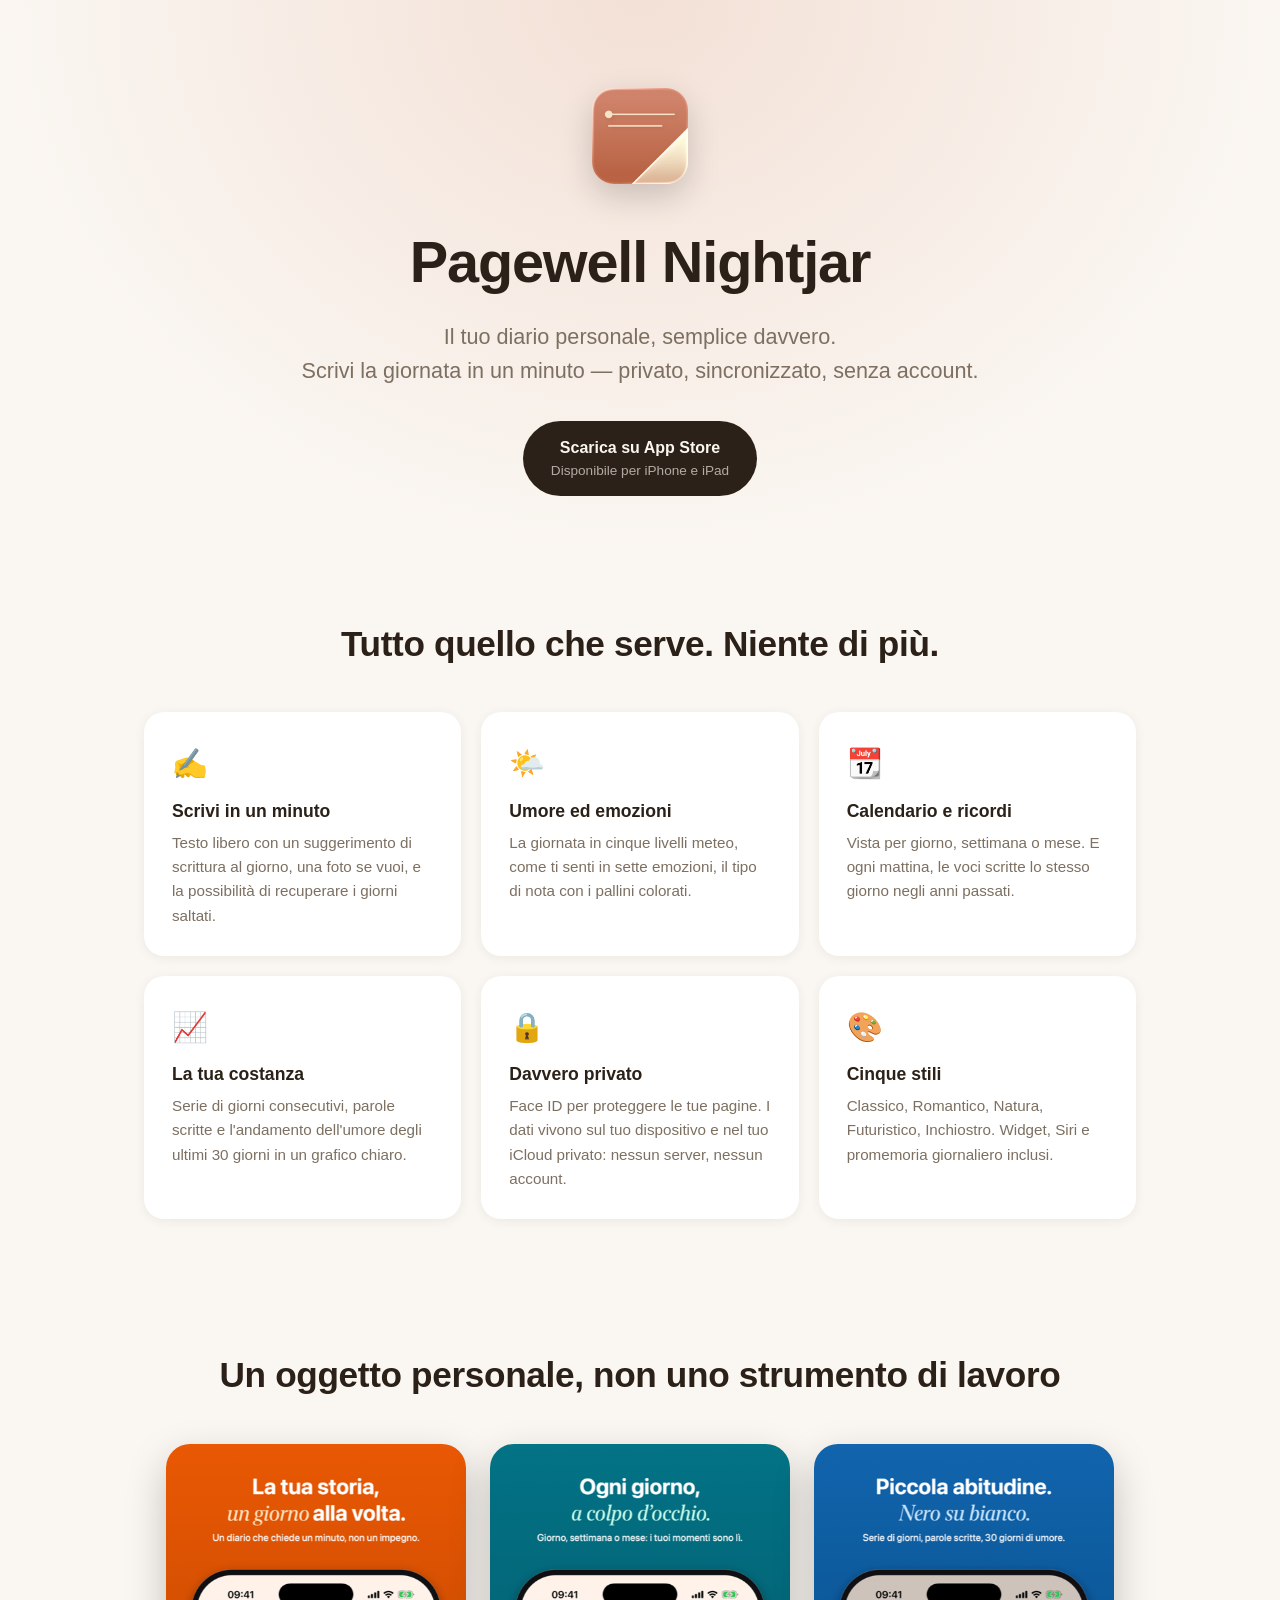
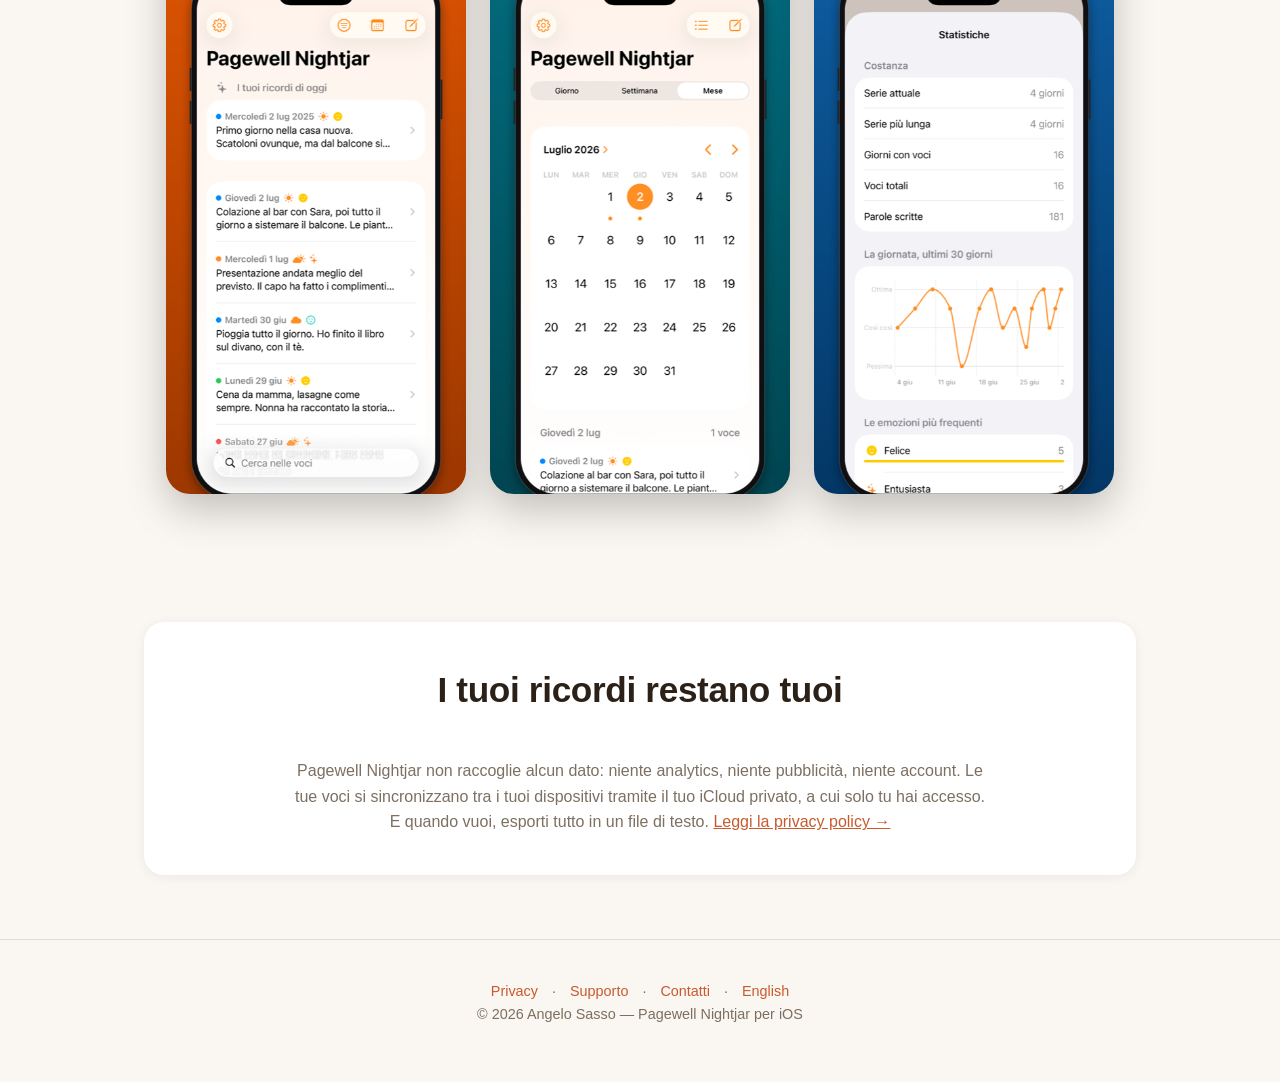
<file: index.html>
<!DOCTYPE html>
<html lang="it">
<head>
  <meta charset="utf-8">
  <meta name="viewport" content="width=device-width, initial-scale=1">
  <title>Pagewell Nightjar — il tuo diario personale, semplice davvero</title>
  <meta name="description" content="Pagewell Nightjar è il diario personale minimale per iPhone e iPad: scrivi la giornata in un minuto, con umore, emozioni e foto. Privato, sincronizzato con iCloud, senza account.">
  <meta property="og:title" content="Pagewell Nightjar — journaling semplice">
  <meta property="og:description" content="Scrivi, ricorda, stai meglio. Il diario minimale per iPhone e iPad.">
  <meta property="og:image" content="assets/01-diario.png">
  <link rel="icon" href="assets/icon.png">
  <link rel="apple-touch-icon" href="assets/icon.png">
  <link rel="stylesheet" href="style.css">
</head>
<body>

<header>
  <div class="wrap">
    <img class="icon" src="assets/icon.png" alt="Icona di Pagewell Nightjar">
    <h1>Pagewell Nightjar</h1>
    <p class="tagline">Il tuo diario personale, semplice davvero.<br>Scrivi la giornata in un minuto — privato, sincronizzato, senza account.</p>
    <a class="badge" href="https://apps.apple.com/us/app/pagewell-nightjar/id6786780512" aria-label="Scarica Pagewell Nightjar dall'App Store">
      Scarica su App Store
      <span>Disponibile per iPhone e iPad</span>
    </a>
  </div>
</header>

<section>
  <div class="wrap">
    <h2>Tutto quello che serve. Niente di più.</h2>
    <div class="features">
      <div class="feature">
        <div class="emoji">✍️</div>
        <h3>Scrivi in un minuto</h3>
        <p>Testo libero con un suggerimento di scrittura al giorno, una foto se vuoi, e la possibilità di recuperare i giorni saltati.</p>
      </div>
      <div class="feature">
        <div class="emoji">🌤️</div>
        <h3>Umore ed emozioni</h3>
        <p>La giornata in cinque livelli meteo, come ti senti in sette emozioni, il tipo di nota con i pallini colorati.</p>
      </div>
      <div class="feature">
        <div class="emoji">📆</div>
        <h3>Calendario e ricordi</h3>
        <p>Vista per giorno, settimana o mese. E ogni mattina, le voci scritte lo stesso giorno negli anni passati.</p>
      </div>
      <div class="feature">
        <div class="emoji">📈</div>
        <h3>La tua costanza</h3>
        <p>Serie di giorni consecutivi, parole scritte e l'andamento dell'umore degli ultimi 30 giorni in un grafico chiaro.</p>
      </div>
      <div class="feature">
        <div class="emoji">🔒</div>
        <h3>Davvero privato</h3>
        <p>Face ID per proteggere le tue pagine. I dati vivono sul tuo dispositivo e nel tuo iCloud privato: nessun server, nessun account.</p>
      </div>
      <div class="feature">
        <div class="emoji">🎨</div>
        <h3>Cinque stili</h3>
        <p>Classico, Romantico, Natura, Futuristico, Inchiostro. Widget, Siri e promemoria giornaliero inclusi.</p>
      </div>
    </div>
  </div>
</section>

<section>
  <div class="wrap">
    <h2>Un oggetto personale, non uno strumento di lavoro</h2>
    <div class="shots">
      <img src="assets/01-diario.png" alt="La schermata principale di Pagewell Nightjar con l'elenco delle voci" loading="lazy">
      <img src="assets/02-calendario.png" alt="La vista calendario mensile di Pagewell Nightjar" loading="lazy">
      <img src="assets/04-statistiche.png" alt="Le statistiche di Pagewell Nightjar con l'andamento dell'umore" loading="lazy">
    </div>
  </div>
</section>

<section>
  <div class="wrap">
    <div class="privacy-callout">
      <h2>I tuoi ricordi restano tuoi</h2>
      <p>Pagewell Nightjar non raccoglie alcun dato: niente analytics, niente pubblicità, niente account. Le tue voci si sincronizzano tra i tuoi dispositivi tramite il tuo iCloud privato, a cui solo tu hai accesso. E quando vuoi, esporti tutto in un file di testo. <a href="privacy.html">Leggi la privacy policy →</a></p>
    </div>
  </div>
</section>

<footer>
  <div class="wrap">
    <p>
      <a href="privacy.html">Privacy</a> ·
      <a href="support.html">Supporto</a> ·
      <a href="mailto:support@simplebuild.it">Contatti</a> ·
      <a href="en/index.html">English</a>
    </p>
    <p>© 2026 Angelo Sasso — Pagewell Nightjar per iOS</p>
  </div>
</footer>

</body>
</html>
</file>
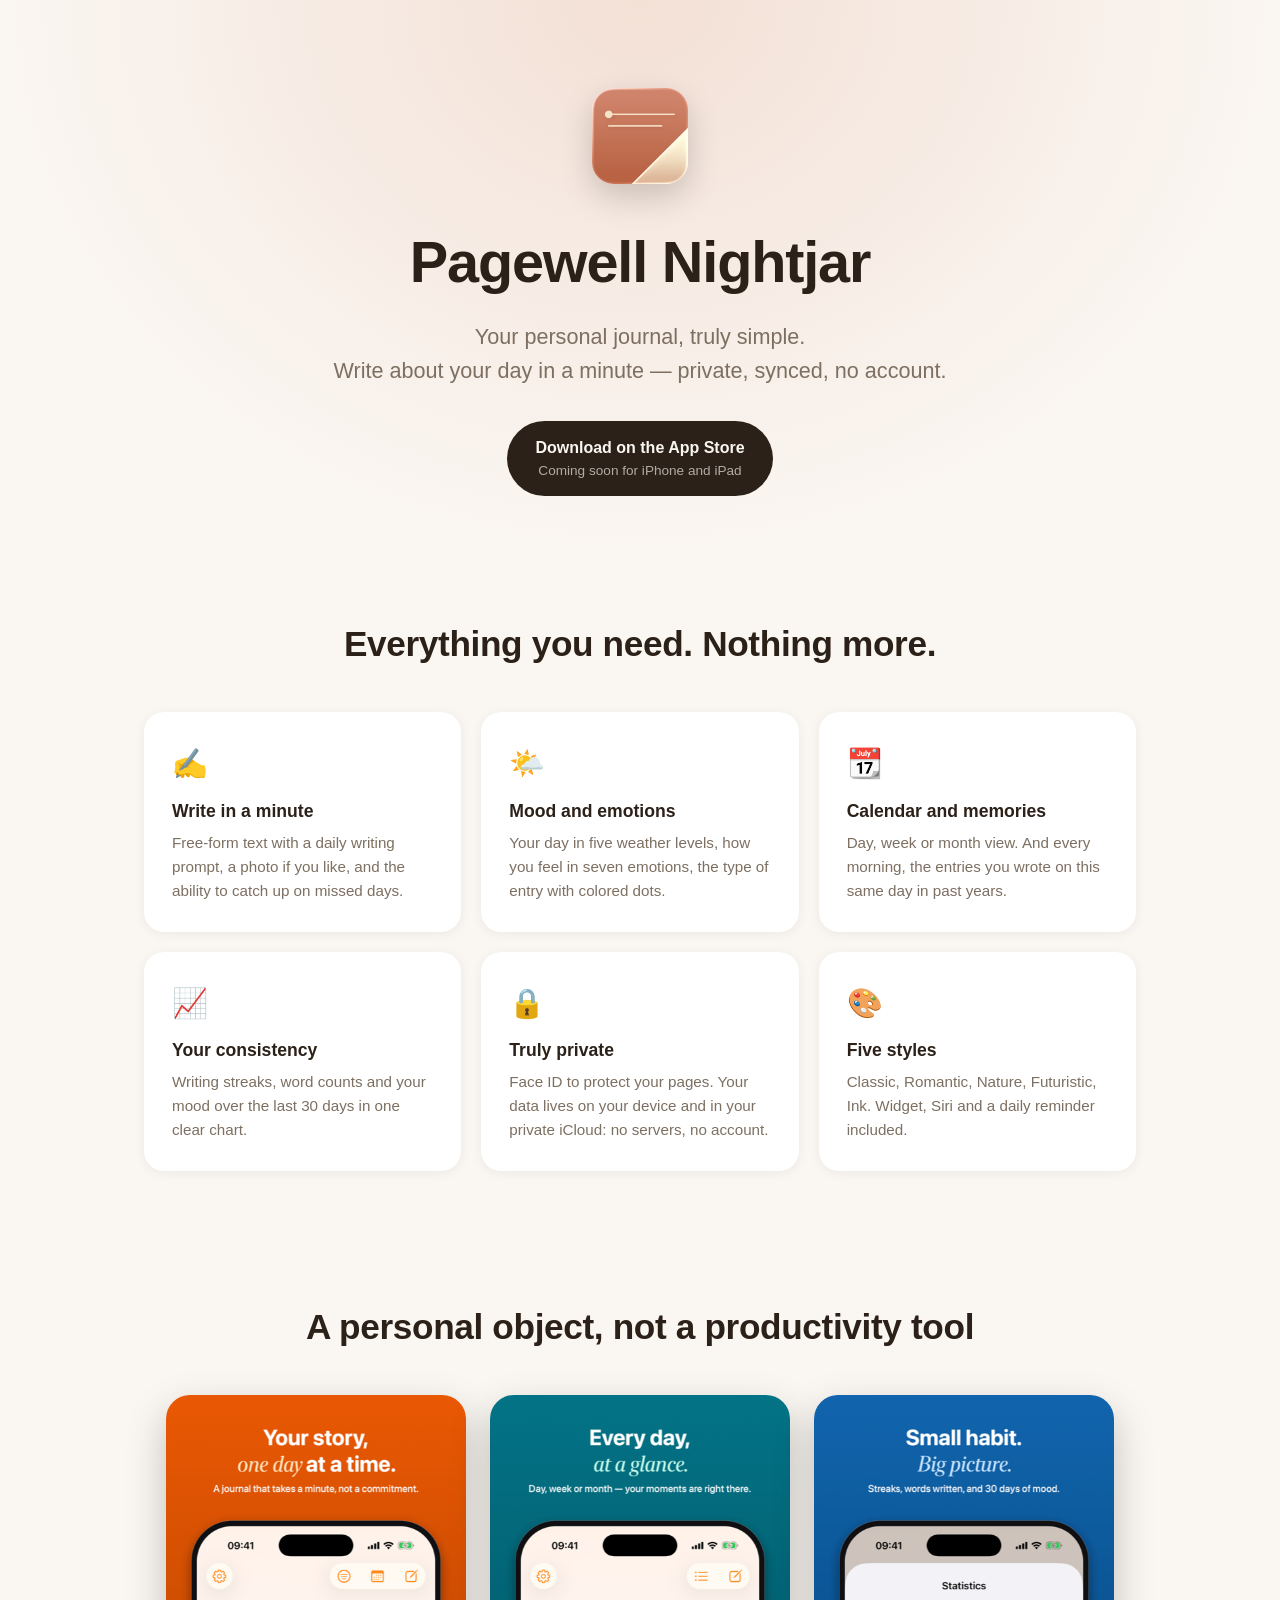
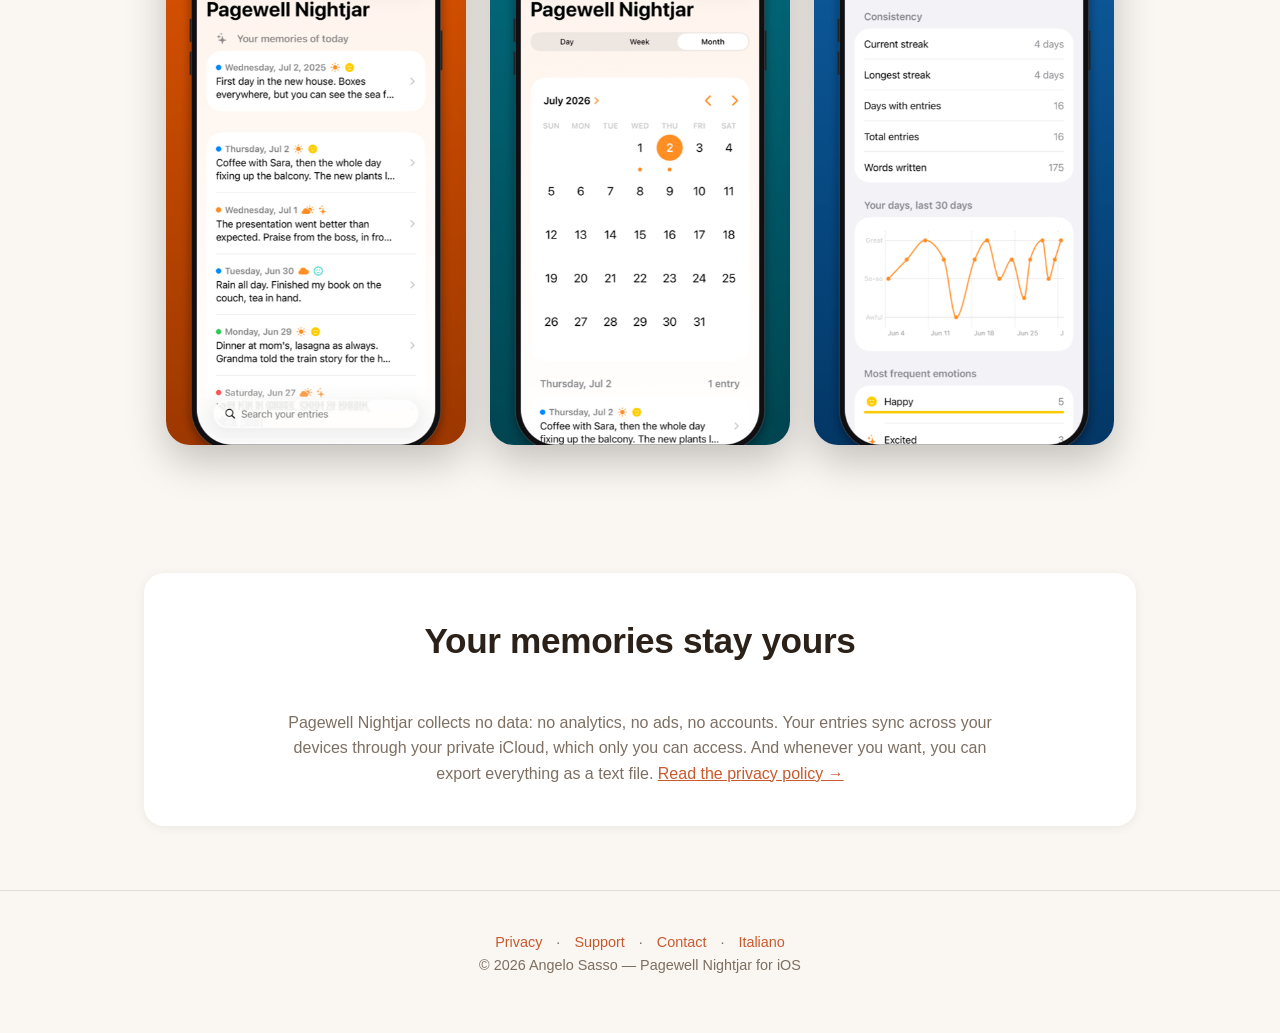
<file: en/index.html>
<!DOCTYPE html>
<html lang="en">
<head>
  <meta charset="utf-8">
  <meta name="viewport" content="width=device-width, initial-scale=1">
  <title>Pagewell Nightjar — your personal journal, truly simple</title>
  <meta name="description" content="Pagewell Nightjar is the minimal personal journal for iPhone and iPad: write about your day in a minute, with mood, emotions and photos. Private, synced with iCloud, no account.">
  <meta property="og:title" content="Pagewell Nightjar — Journal">
  <meta property="og:description" content="Write, remember, feel better. The minimal journal for iPhone and iPad.">
  <meta property="og:image" content="../assets/en-01-diario.png">
  <link rel="icon" href="../assets/icon.png">
  <link rel="apple-touch-icon" href="../assets/icon.png">
  <link rel="stylesheet" href="../style.css">
</head>
<body>

<header>
  <div class="wrap">
    <img class="icon" src="../assets/icon.png" alt="Pagewell Nightjar app icon">
    <h1>Pagewell Nightjar</h1>
    <p class="tagline">Your personal journal, truly simple.<br>Write about your day in a minute — private, synced, no account.</p>
    <a class="badge" href="#" aria-label="Download Pagewell Nightjar on the App Store">
      Download on the App Store
      <span>Coming soon for iPhone and iPad</span>
    </a>
  </div>
</header>

<section>
  <div class="wrap">
    <h2>Everything you need. Nothing more.</h2>
    <div class="features">
      <div class="feature">
        <div class="emoji">✍️</div>
        <h3>Write in a minute</h3>
        <p>Free-form text with a daily writing prompt, a photo if you like, and the ability to catch up on missed days.</p>
      </div>
      <div class="feature">
        <div class="emoji">🌤️</div>
        <h3>Mood and emotions</h3>
        <p>Your day in five weather levels, how you feel in seven emotions, the type of entry with colored dots.</p>
      </div>
      <div class="feature">
        <div class="emoji">📆</div>
        <h3>Calendar and memories</h3>
        <p>Day, week or month view. And every morning, the entries you wrote on this same day in past years.</p>
      </div>
      <div class="feature">
        <div class="emoji">📈</div>
        <h3>Your consistency</h3>
        <p>Writing streaks, word counts and your mood over the last 30 days in one clear chart.</p>
      </div>
      <div class="feature">
        <div class="emoji">🔒</div>
        <h3>Truly private</h3>
        <p>Face ID to protect your pages. Your data lives on your device and in your private iCloud: no servers, no account.</p>
      </div>
      <div class="feature">
        <div class="emoji">🎨</div>
        <h3>Five styles</h3>
        <p>Classic, Romantic, Nature, Futuristic, Ink. Widget, Siri and a daily reminder included.</p>
      </div>
    </div>
  </div>
</section>

<section>
  <div class="wrap">
    <h2>A personal object, not a productivity tool</h2>
    <div class="shots">
      <img src="../assets/en-01-diario.png" alt="The main screen of Pagewell Nightjar with the entry list" loading="lazy">
      <img src="../assets/en-02-calendario.png" alt="The monthly calendar view of Pagewell Nightjar" loading="lazy">
      <img src="../assets/en-04-statistiche.png" alt="Pagewell Nightjar statistics with mood trend" loading="lazy">
    </div>
  </div>
</section>

<section>
  <div class="wrap">
    <div class="privacy-callout">
      <h2>Your memories stay yours</h2>
      <p>Pagewell Nightjar collects no data: no analytics, no ads, no accounts. Your entries sync across your devices through your private iCloud, which only you can access. And whenever you want, you can export everything as a text file. <a href="privacy.html">Read the privacy policy →</a></p>
    </div>
  </div>
</section>

<footer>
  <div class="wrap">
    <p>
      <a href="privacy.html">Privacy</a> ·
      <a href="support.html">Support</a> ·
      <a href="mailto:support@simplebuild.it">Contact</a> ·
      <a href="../index.html">Italiano</a>
    </p>
    <p>© 2026 Angelo Sasso — Pagewell Nightjar for iOS</p>
  </div>
</footer>

</body>
</html>
</file>
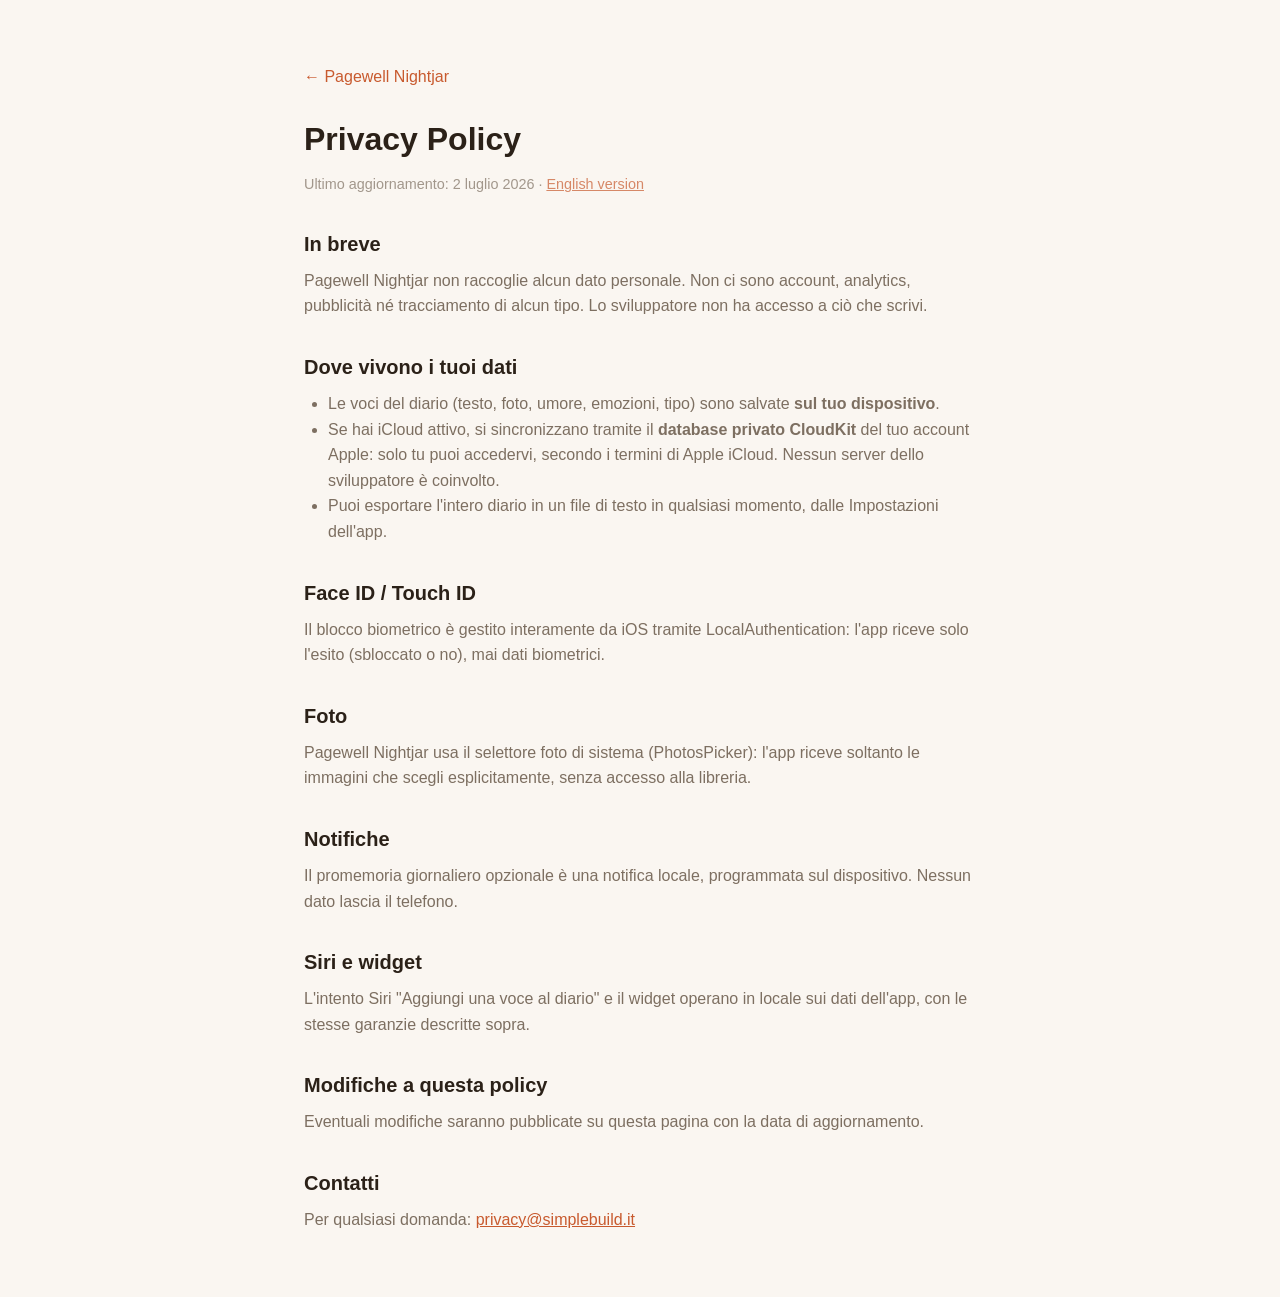
<file: privacy.html>
<!DOCTYPE html>
<html lang="it">
<head>
  <meta charset="utf-8">
  <meta name="viewport" content="width=device-width, initial-scale=1">
  <title>Privacy Policy — Pagewell Nightjar</title>
  <link rel="icon" href="assets/icon.png">
  <link rel="stylesheet" href="style.css">
</head>
<body>
<main class="prose">
  <a class="back" href="index.html">← Pagewell Nightjar</a>
  <h1>Privacy Policy</h1>
  <p class="updated">Ultimo aggiornamento: 2 luglio 2026 · <a href="en/privacy.html">English version</a></p>

  <h2>In breve</h2>
  <p>Pagewell Nightjar non raccoglie alcun dato personale. Non ci sono account, analytics, pubblicità né tracciamento di alcun tipo. Lo sviluppatore non ha accesso a ciò che scrivi.</p>

  <h2>Dove vivono i tuoi dati</h2>
  <ul>
    <li>Le voci del diario (testo, foto, umore, emozioni, tipo) sono salvate <strong>sul tuo dispositivo</strong>.</li>
    <li>Se hai iCloud attivo, si sincronizzano tramite il <strong>database privato CloudKit</strong> del tuo account Apple: solo tu puoi accedervi, secondo i termini di Apple iCloud. Nessun server dello sviluppatore è coinvolto.</li>
    <li>Puoi esportare l'intero diario in un file di testo in qualsiasi momento, dalle Impostazioni dell'app.</li>
  </ul>

  <h2>Face ID / Touch ID</h2>
  <p>Il blocco biometrico è gestito interamente da iOS tramite LocalAuthentication: l'app riceve solo l'esito (sbloccato o no), mai dati biometrici.</p>

  <h2>Foto</h2>
  <p>Pagewell Nightjar usa il selettore foto di sistema (PhotosPicker): l'app riceve soltanto le immagini che scegli esplicitamente, senza accesso alla libreria.</p>

  <h2>Notifiche</h2>
  <p>Il promemoria giornaliero opzionale è una notifica locale, programmata sul dispositivo. Nessun dato lascia il telefono.</p>

  <h2>Siri e widget</h2>
  <p>L'intento Siri "Aggiungi una voce al diario" e il widget operano in locale sui dati dell'app, con le stesse garanzie descritte sopra.</p>

  <h2>Modifiche a questa policy</h2>
  <p>Eventuali modifiche saranno pubblicate su questa pagina con la data di aggiornamento.</p>

  <h2>Contatti</h2>
  <p>Per qualsiasi domanda: <a href="mailto:privacy@simplebuild.it">privacy@simplebuild.it</a></p>
</main>
</body>
</html>
</file>
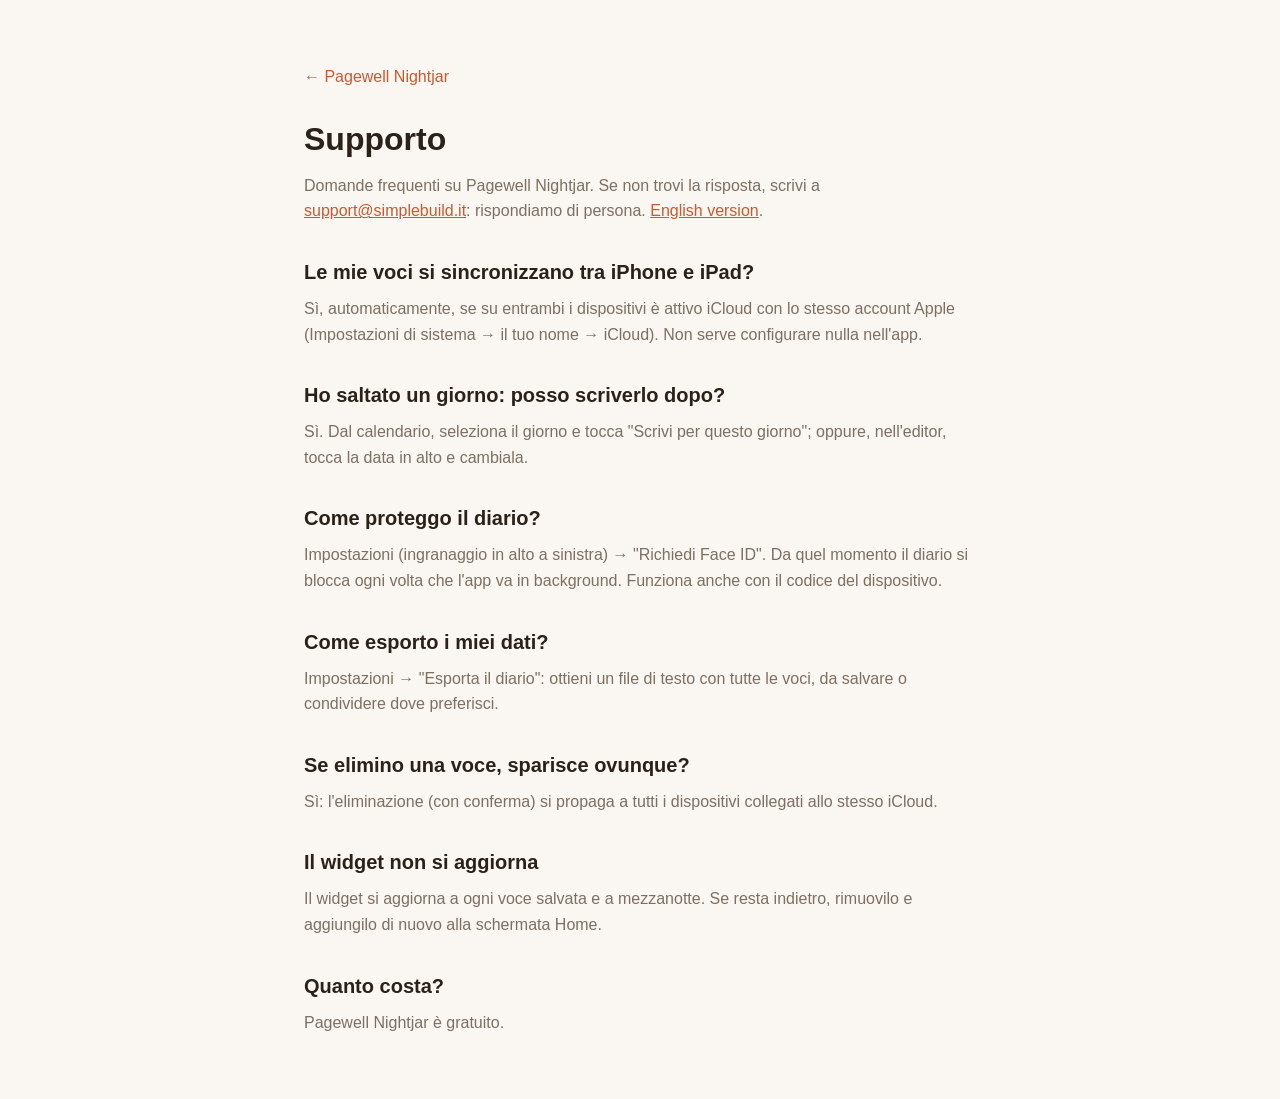
<file: support.html>
<!DOCTYPE html>
<html lang="it">
<head>
  <meta charset="utf-8">
  <meta name="viewport" content="width=device-width, initial-scale=1">
  <title>Supporto — Pagewell Nightjar</title>
  <link rel="icon" href="assets/icon.png">
  <link rel="stylesheet" href="style.css">
</head>
<body>
<main class="prose">
  <a class="back" href="index.html">← Pagewell Nightjar</a>
  <h1>Supporto</h1>
  <p>Domande frequenti su Pagewell Nightjar. Se non trovi la risposta, scrivi a <a href="mailto:support@simplebuild.it">support@simplebuild.it</a>: rispondiamo di persona. <a href="en/support.html">English version</a>.</p>

  <h2>Le mie voci si sincronizzano tra iPhone e iPad?</h2>
  <p>Sì, automaticamente, se su entrambi i dispositivi è attivo iCloud con lo stesso account Apple (Impostazioni di sistema → il tuo nome → iCloud). Non serve configurare nulla nell'app.</p>

  <h2>Ho saltato un giorno: posso scriverlo dopo?</h2>
  <p>Sì. Dal calendario, seleziona il giorno e tocca "Scrivi per questo giorno"; oppure, nell'editor, tocca la data in alto e cambiala.</p>

  <h2>Come proteggo il diario?</h2>
  <p>Impostazioni (ingranaggio in alto a sinistra) → "Richiedi Face ID". Da quel momento il diario si blocca ogni volta che l'app va in background. Funziona anche con il codice del dispositivo.</p>

  <h2>Come esporto i miei dati?</h2>
  <p>Impostazioni → "Esporta il diario": ottieni un file di testo con tutte le voci, da salvare o condividere dove preferisci.</p>

  <h2>Se elimino una voce, sparisce ovunque?</h2>
  <p>Sì: l'eliminazione (con conferma) si propaga a tutti i dispositivi collegati allo stesso iCloud.</p>

  <h2>Il widget non si aggiorna</h2>
  <p>Il widget si aggiorna a ogni voce salvata e a mezzanotte. Se resta indietro, rimuovilo e aggiungilo di nuovo alla schermata Home.</p>

  <h2>Quanto costa?</h2>
  <p>Pagewell Nightjar è gratuito.</p>
</main>
</body>
</html>
</file>
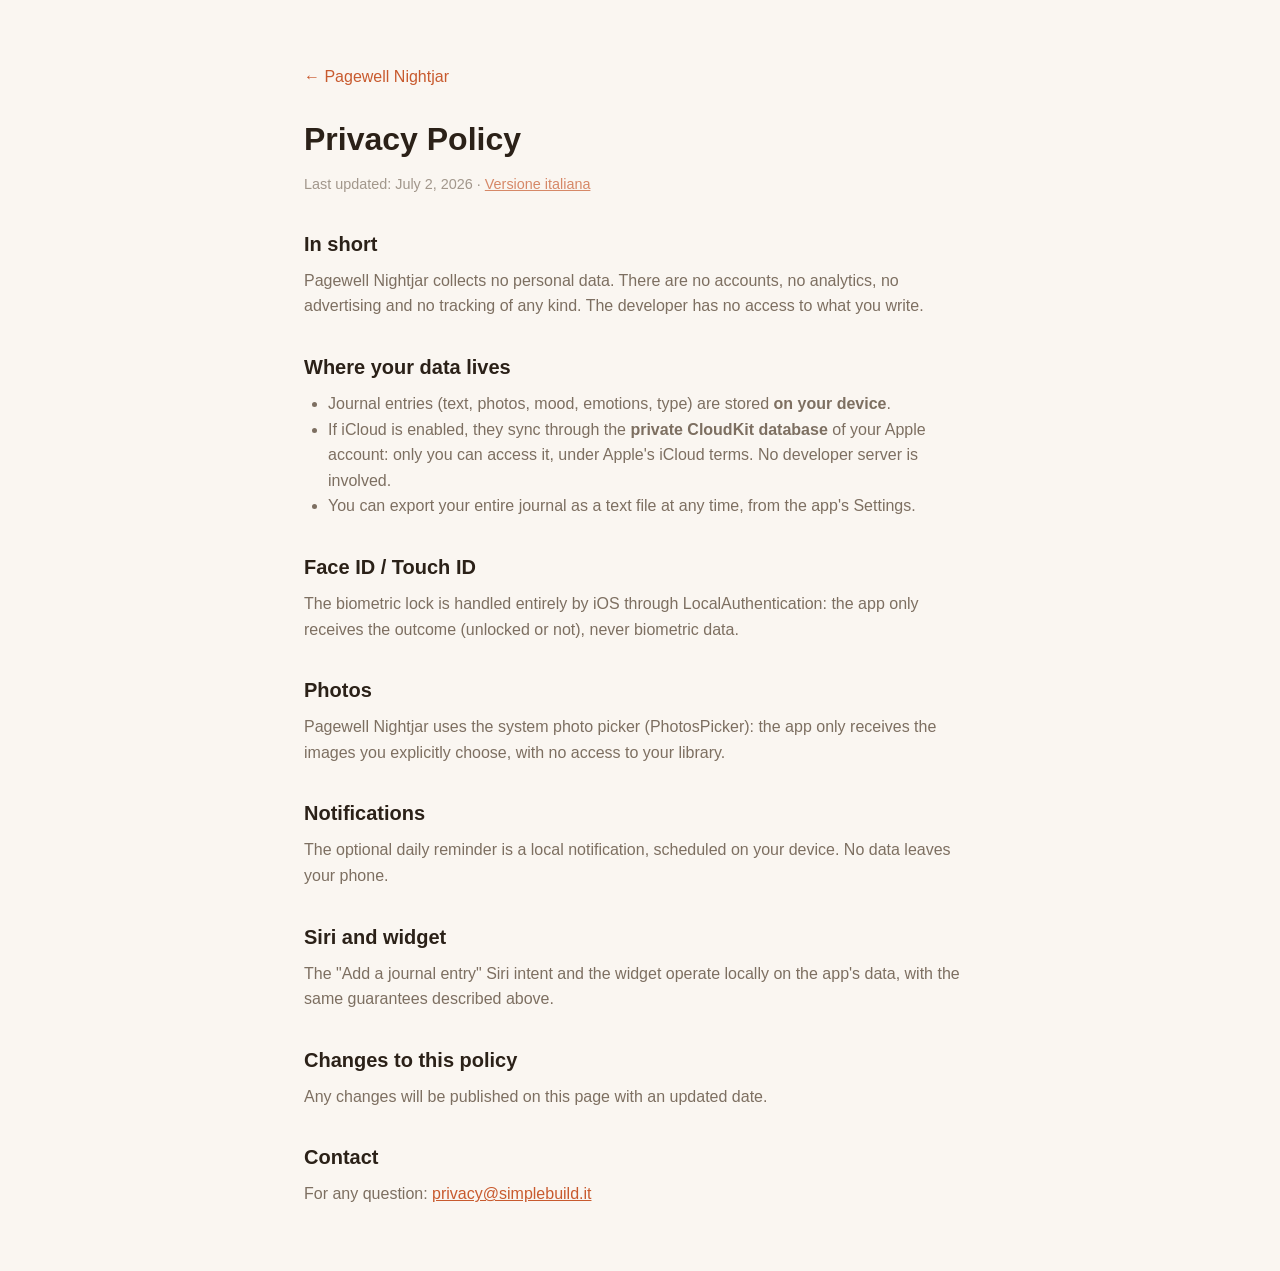
<file: en/privacy.html>
<!DOCTYPE html>
<html lang="en">
<head>
  <meta charset="utf-8">
  <meta name="viewport" content="width=device-width, initial-scale=1">
  <title>Privacy Policy — Pagewell Nightjar</title>
  <link rel="icon" href="../assets/icon.png">
  <link rel="stylesheet" href="../style.css">
</head>
<body>
<main class="prose">
  <a class="back" href="index.html">← Pagewell Nightjar</a>
  <h1>Privacy Policy</h1>
  <p class="updated">Last updated: July 2, 2026 · <a href="../privacy.html">Versione italiana</a></p>

  <h2>In short</h2>
  <p>Pagewell Nightjar collects no personal data. There are no accounts, no analytics, no advertising and no tracking of any kind. The developer has no access to what you write.</p>

  <h2>Where your data lives</h2>
  <ul>
    <li>Journal entries (text, photos, mood, emotions, type) are stored <strong>on your device</strong>.</li>
    <li>If iCloud is enabled, they sync through the <strong>private CloudKit database</strong> of your Apple account: only you can access it, under Apple's iCloud terms. No developer server is involved.</li>
    <li>You can export your entire journal as a text file at any time, from the app's Settings.</li>
  </ul>

  <h2>Face ID / Touch ID</h2>
  <p>The biometric lock is handled entirely by iOS through LocalAuthentication: the app only receives the outcome (unlocked or not), never biometric data.</p>

  <h2>Photos</h2>
  <p>Pagewell Nightjar uses the system photo picker (PhotosPicker): the app only receives the images you explicitly choose, with no access to your library.</p>

  <h2>Notifications</h2>
  <p>The optional daily reminder is a local notification, scheduled on your device. No data leaves your phone.</p>

  <h2>Siri and widget</h2>
  <p>The "Add a journal entry" Siri intent and the widget operate locally on the app's data, with the same guarantees described above.</p>

  <h2>Changes to this policy</h2>
  <p>Any changes will be published on this page with an updated date.</p>

  <h2>Contact</h2>
  <p>For any question: <a href="mailto:privacy@simplebuild.it">privacy@simplebuild.it</a></p>
</main>
</body>
</html>
</file>
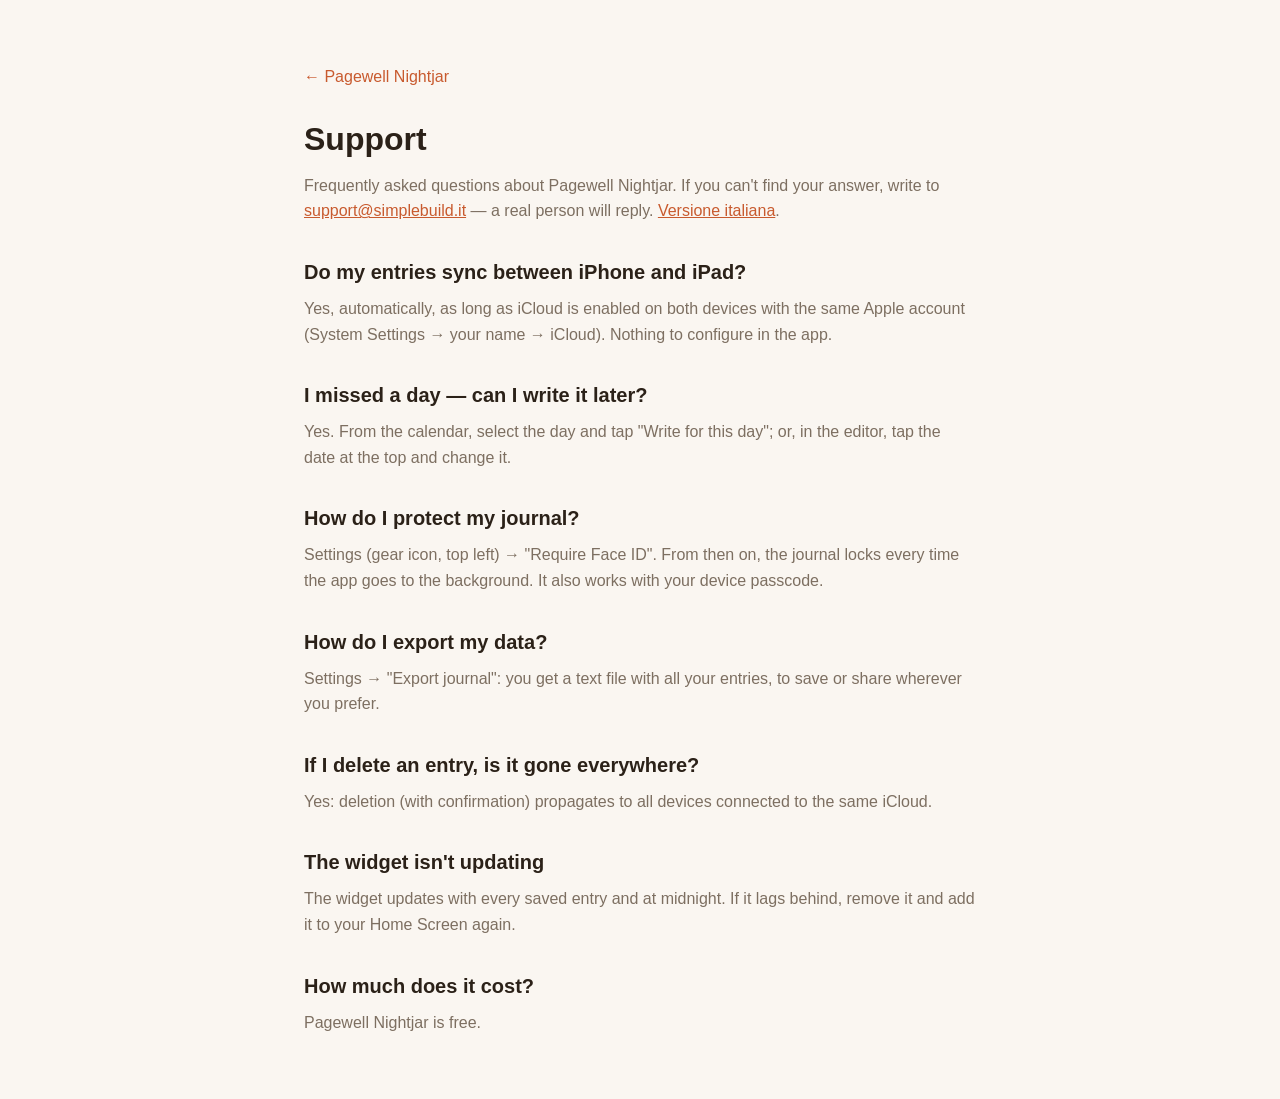
<file: en/support.html>
<!DOCTYPE html>
<html lang="en">
<head>
  <meta charset="utf-8">
  <meta name="viewport" content="width=device-width, initial-scale=1">
  <title>Support — Pagewell Nightjar</title>
  <link rel="icon" href="../assets/icon.png">
  <link rel="stylesheet" href="../style.css">
</head>
<body>
<main class="prose">
  <a class="back" href="index.html">← Pagewell Nightjar</a>
  <h1>Support</h1>
  <p>Frequently asked questions about Pagewell Nightjar. If you can't find your answer, write to <a href="mailto:support@simplebuild.it">support@simplebuild.it</a> — a real person will reply. <a href="../support.html">Versione italiana</a>.</p>

  <h2>Do my entries sync between iPhone and iPad?</h2>
  <p>Yes, automatically, as long as iCloud is enabled on both devices with the same Apple account (System Settings → your name → iCloud). Nothing to configure in the app.</p>

  <h2>I missed a day — can I write it later?</h2>
  <p>Yes. From the calendar, select the day and tap "Write for this day"; or, in the editor, tap the date at the top and change it.</p>

  <h2>How do I protect my journal?</h2>
  <p>Settings (gear icon, top left) → "Require Face ID". From then on, the journal locks every time the app goes to the background. It also works with your device passcode.</p>

  <h2>How do I export my data?</h2>
  <p>Settings → "Export journal": you get a text file with all your entries, to save or share wherever you prefer.</p>

  <h2>If I delete an entry, is it gone everywhere?</h2>
  <p>Yes: deletion (with confirmation) propagates to all devices connected to the same iCloud.</p>

  <h2>The widget isn't updating</h2>
  <p>The widget updates with every saved entry and at midnight. If it lags behind, remove it and add it to your Home Screen again.</p>

  <h2>How much does it cost?</h2>
  <p>Pagewell Nightjar is free.</p>
</main>
</body>
</html>
</file>
<file: style.css>
:root {
  --bg: #faf6f1;
  --ink: #2b2118;
  --muted: #7d6f61;
  --accent: #c85a2e;
  --accent-dark: #9c3b00;
  --card: #ffffff;
  --radius: 20px;
}

@media (prefers-color-scheme: dark) {
  :root {
    --bg: #17120d;
    --ink: #f3ece4;
    --muted: #a99a8a;
    --accent: #e8845a;
    --accent-dark: #c85a2e;
    --card: #221b14;
  }
}

* { margin: 0; padding: 0; box-sizing: border-box; }

body {
  font-family: -apple-system, BlinkMacSystemFont, "SF Pro Text", "Segoe UI", Roboto, sans-serif;
  background: var(--bg);
  color: var(--ink);
  line-height: 1.6;
  -webkit-font-smoothing: antialiased;
}

.wrap { max-width: 1040px; margin: 0 auto; padding: 0 24px; }

/* Hero */
header {
  padding: 88px 0 56px;
  text-align: center;
  background: radial-gradient(ellipse at top, color-mix(in srgb, var(--accent) 14%, var(--bg)), var(--bg) 70%);
}
header img.icon {
  width: 96px; height: 96px;
  border-radius: 22px;
  box-shadow: 0 12px 32px rgba(0, 0, 0, 0.18);
}
header h1 { font-size: clamp(2.4rem, 6vw, 3.6rem); letter-spacing: -0.02em; margin-top: 24px; }
header p.tagline { font-size: clamp(1.1rem, 3vw, 1.35rem); color: var(--muted); margin: 12px auto 32px; max-width: 34em; }

.badge {
  display: inline-block;
  background: var(--ink);
  color: var(--bg);
  padding: 14px 28px;
  border-radius: 999px;
  text-decoration: none;
  font-weight: 600;
  transition: transform 0.15s ease;
}
.badge:hover { transform: scale(1.04); }
.badge span { opacity: 0.65; font-weight: 400; font-size: 0.85em; display: block; }

/* Sections */
section { padding: 64px 0; }
section h2 {
  text-align: center;
  font-size: clamp(1.6rem, 4vw, 2.2rem);
  letter-spacing: -0.01em;
  margin-bottom: 40px;
}

.features {
  display: grid;
  grid-template-columns: repeat(auto-fit, minmax(280px, 1fr));
  gap: 20px;
}
.feature {
  background: var(--card);
  border-radius: var(--radius);
  padding: 28px;
  box-shadow: 0 2px 12px rgba(0, 0, 0, 0.06);
}
.feature .emoji { font-size: 1.8rem; }
.feature h3 { margin: 10px 0 6px; font-size: 1.1rem; }
.feature p { color: var(--muted); font-size: 0.95rem; }

.shots {
  display: flex;
  gap: 24px;
  justify-content: center;
  flex-wrap: wrap;
}
.shots img {
  width: min(300px, 80vw);
  border-radius: 24px;
  box-shadow: 0 16px 40px rgba(0, 0, 0, 0.22);
}

.privacy-callout {
  background: var(--card);
  border-radius: var(--radius);
  padding: 40px;
  text-align: center;
  box-shadow: 0 2px 12px rgba(0, 0, 0, 0.06);
}
.privacy-callout p { max-width: 44em; margin: 0 auto; color: var(--muted); }
.privacy-callout a { color: var(--accent); }

/* Prose pages (privacy, supporto) */
main.prose { max-width: 720px; margin: 0 auto; padding: 64px 24px; }
main.prose h1 { font-size: 2rem; margin-bottom: 8px; }
main.prose h2 { font-size: 1.25rem; margin: 32px 0 8px; }
main.prose p, main.prose li { color: var(--muted); }
main.prose ul { padding-left: 24px; }
main.prose a { color: var(--accent); }
main.prose .updated { font-size: 0.9rem; opacity: 0.7; }
main.prose .back { display: inline-block; margin-bottom: 24px; text-decoration: none; }

footer {
  border-top: 1px solid color-mix(in srgb, var(--ink) 12%, transparent);
  padding: 40px 0 56px;
  text-align: center;
  color: var(--muted);
  font-size: 0.9rem;
}
footer a { color: var(--accent); text-decoration: none; margin: 0 10px; }
</file>
